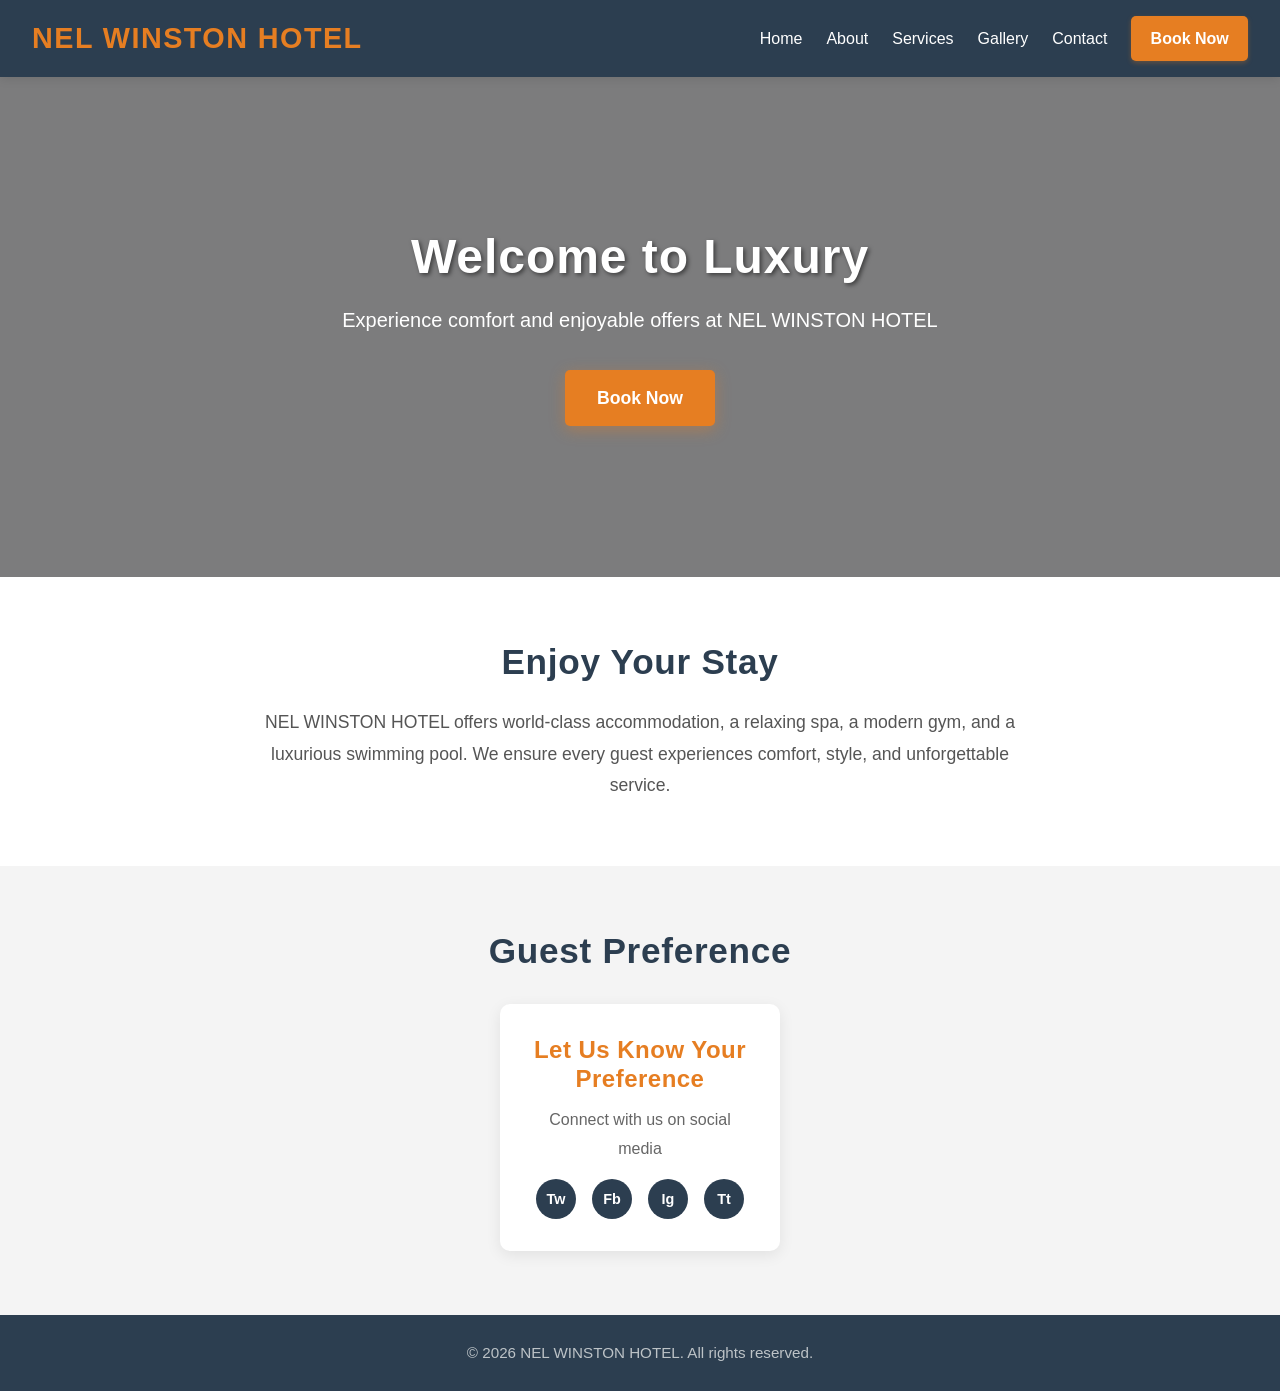
<file: Index.html>
<!DOCTYPE html>
<html lang="en">
<head>
    <meta charset="UTF-8">
    <meta name="viewport" content="width=device-width, initial-scale=1.0">
    <meta name="description" content="NEL WINSTON HOTEL - Experience luxury accommodation, spa, gym, and swimming pool. Book your stay today.">
    <title>NEL WINSTON HOTEL | Luxury Accommodation</title>
    <!-- External CSS Stylesheet - Part 2 Requirement -->
    <link rel="stylesheet" href="CSS/style.css">
</head>
<body>

    <!--background-->
   <title>Background Image Example</title>
    <style>
        /* Apply background to the whole page */
        body {
            /* Use relative path to your image */
            background-image: url("https://wallpaperaccess.com/full/2690984.jpg");
            background-size: cover;       /* Make image cover the whole area */
            background-repeat: no-repeat; /* Prevent tiling */
            background-position: center;  /* Center the image */
            margin: 0;
            height: 100vh; /* Full viewport height */
        }

    </style>

    <!-- Header -->
    <header>
        <h1>NEL WINSTON HOTEL</h1>
        <nav>
            <a href="index.html">Home</a>
            <a href="about.html">About</a>
            <a href="services.html">Services</a>
            <a href="gallery.html">Gallery</a>
            <a href="contact.html">Contact</a>
            <a href="booknow.html" class="book-now-btn">Book Now</a>
        </nav>
    </header>


    <!-- Hero Section -->
    <section class="hero">
        <div class="hero-content">
            <h2>Welcome to Luxury</h2>
            <p>Experience comfort and enjoyable offers at NEL WINSTON HOTEL</p>
            <a href="booknow.html" class="hero-btn">Book Now</a>
        </div>
    </section>

    <!-- About Section -->
    <section class="about">
        <h2>Enjoy Your Stay</h2>
        <p>NEL WINSTON HOTEL offers world-class accommodation, a relaxing spa, a modern gym, and a luxurious swimming pool. We ensure every guest experiences comfort, style, and unforgettable service.</p>
    </section>


    <!-- Guest Preference Section -->
    <section class="guest-preference">
        <h2>Guest Preference</h2>
        <div class="preference-container">
            <div class="preference-card">
                <h3>Let Us Know Your Preference</h3>
                <p>Connect with us on social media</p>
                <div class="social-links">
                    <a href="https://twitter.com/nelwinston" target="_blank" rel="noopener noreferrer" aria-label="Twitter">Tw</a>
                    <a href="https://facebook.com/nelwinston" target="_blank" rel="noopener noreferrer" aria-label="Facebook">Fb</a>
                    <a href="https://instagram.com/nelwinston" target="_blank" rel="noopener noreferrer" aria-label="Instagram">Ig</a>
                    <a href="https://tiktok.com/@nelwinston" target="_blank" rel="noopener noreferrer" aria-label="TikTok">Tt</a>
                </div>
            </div>
        </div>
    </section>

    <!-- Footer -->
    <footer>
        <p>&copy; 2026 NEL WINSTON HOTEL. All rights reserved.</p>
    </footer>

</body>
</html>
</file>
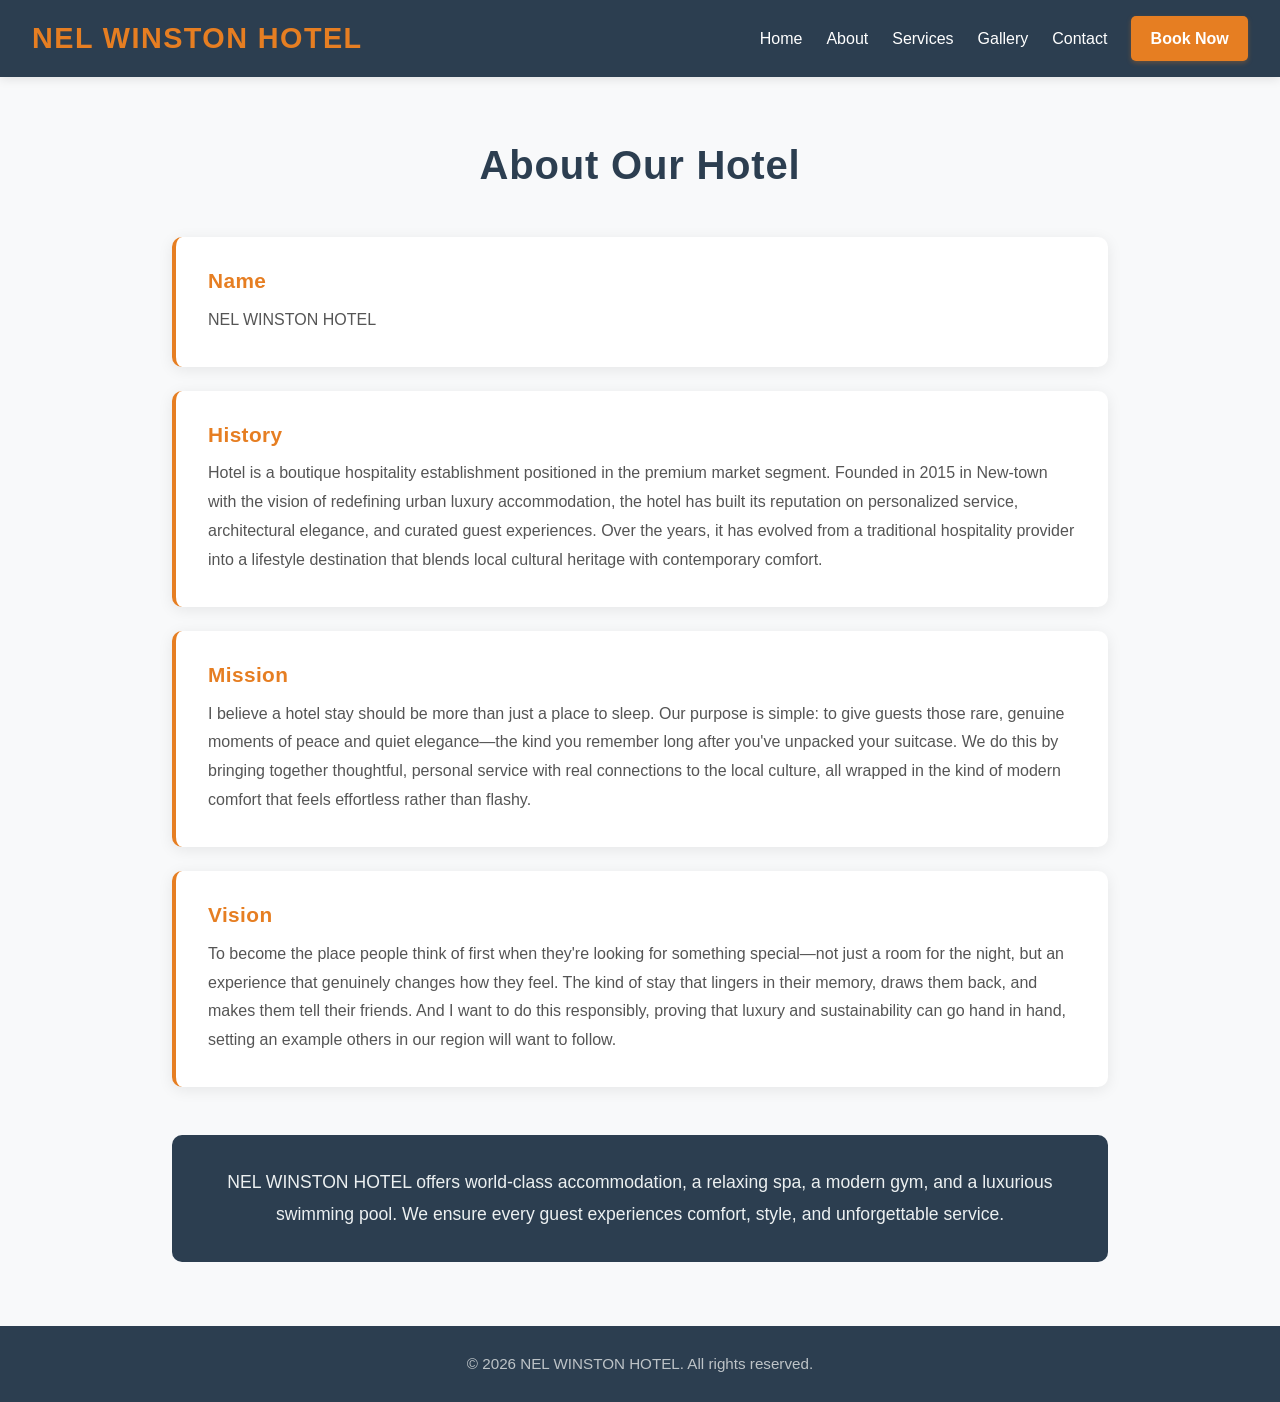
<file: About.html>
<!DOCTYPE html>
<html lang="en">
<head>
    <meta charset="UTF-8">
    <meta name="viewport" content="width=device-width, initial-scale=1.0">
    <meta name="description" content="About NEL WINSTON HOTEL - Our history, mission, and vision.">
    <title>About Us | NEL WINSTON HOTEL</title>
    <!-- External CSS Stylesheet - Part 2 Requirement -->
    <link rel="stylesheet" href="CSS/style.css">
</head>
<body>

    <!-- Header -->
    <header>
        <h1>NEL WINSTON HOTEL</h1>
        <nav>
            <a href="index.html">Home</a>
            <a href="about.html">About</a>
            <a href="services.html">Services</a>
            <a href="gallery.html">Gallery</a>
            <a href="contact.html">Contact</a>
            <a href="booknow.html" class="book-now-btn">Book Now</a>
        </nav>
    </header>

    <main>
        <!-- About Section -->
        <section class="about-page">
            <h2>About Our Hotel</h2>

            <div class="about-content">
                <div class="about-block">
                    <h3>Name</h3>
                    <p>NEL WINSTON HOTEL</p>
                </div>

                <div class="about-block">
                    <h3>History</h3>
                    <p>Hotel is a boutique hospitality establishment positioned in the premium market segment. Founded in 2015 in New-town with the vision of redefining urban luxury accommodation, the hotel has built its reputation on personalized service, architectural elegance, and curated guest experiences. Over the years, it has evolved from a traditional hospitality provider into a lifestyle destination that blends local cultural heritage with contemporary comfort.</p>
                </div>

                <div class="about-block">
                    <h3>Mission</h3>
                    <p>I believe a hotel stay should be more than just a place to sleep. Our purpose is simple: to give guests those rare, genuine moments of peace and quiet elegance—the kind you remember long after you've unpacked your suitcase. We do this by bringing together thoughtful, personal service with real connections to the local culture, all wrapped in the kind of modern comfort that feels effortless rather than flashy.</p>
                </div>

                <div class="about-block">
                    <h3>Vision</h3>
                    <p>To become the place people think of first when they're looking for something special—not just a room for the night, but an experience that genuinely changes how they feel. The kind of stay that lingers in their memory, draws them back, and makes them tell their friends. And I want to do this responsibly, proving that luxury and sustainability can go hand in hand, setting an example others in our region will want to follow.</p>
                </div>
            </div>

            <div class="about-summary">
                <p>NEL WINSTON HOTEL offers world-class accommodation, a relaxing spa, a modern gym, and a luxurious swimming pool. We ensure every guest experiences comfort, style, and unforgettable service.</p>
            </div>
        </section>
    </main>

    <!-- Footer -->
    <footer>
        <p>&copy; 2026 NEL WINSTON HOTEL. All rights reserved.</p>
    </footer>

</body>
</html>
</file>
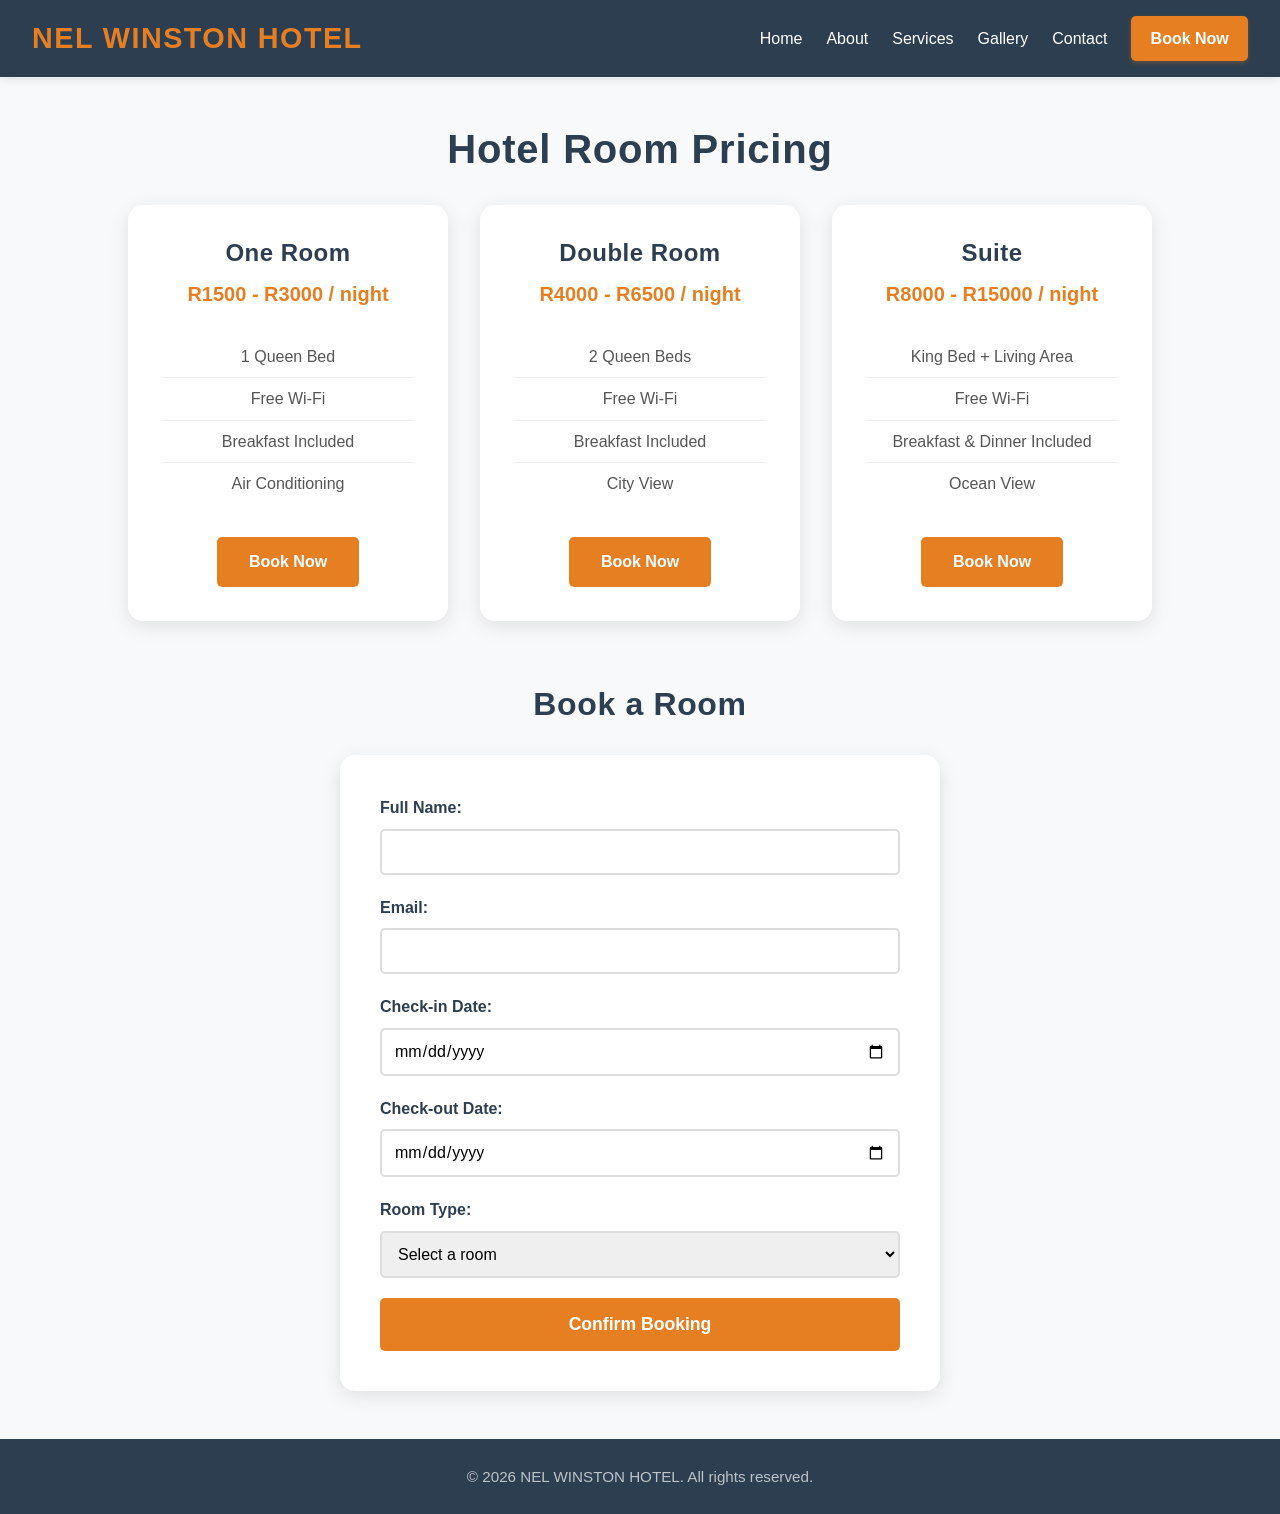
<file: Booknow.html>
<!DOCTYPE html>
<html lang="en">
<head>
    <meta charset="UTF-8">
    <meta name="viewport" content="width=device-width, initial-scale=1.0">
    <meta name="description" content="Book your stay at NEL WINSTON HOTEL - Room pricing and reservations.">
    <title>Book Now | NEL WINSTON HOTEL</title>
    <!-- External CSS Stylesheet - Part 2 Requirement -->
    <link rel="stylesheet" href="CSS/style.css">
</head>
<body>

    <!-- Header -->
    <header>
        <h1>NEL WINSTON HOTEL</h1>
        <nav>
            <a href="index.html">Home</a>
            <a href="about.html">About</a>
            <a href="services.html">Services</a>
            <a href="gallery.html">Gallery</a>
            <a href="contact.html">Contact</a>
            <a href="booknow.html" class="book-now-btn">Book Now</a>
        </nav>
    </header>

    <main>
        <section class="booking-page">
            <h1>Hotel Room Pricing</h1>

            <div class="pricing-table">
                <!-- One Room -->
                <div class="pricing-card">
                    <h2>One Room</h2>
                    <p class="price">R1500 - R3000 / night</p>
                    <ul class="features">
                        <li>1 Queen Bed</li>
                        <li>Free Wi-Fi</li>
                        <li>Breakfast Included</li>
                        <li>Air Conditioning</li>
                    </ul>
                    <a href="#booking-form" class="btn">Book Now</a>
                </div>

                <!-- Double Room -->
                <div class="pricing-card">
                    <h2>Double Room</h2>
                    <p class="price">R4000 - R6500 / night</p>
                    <ul class="features">
                        <li>2 Queen Beds</li>
                        <li>Free Wi-Fi</li>
                        <li>Breakfast Included</li>
                        <li>City View</li>
                    </ul>
                    <a href="#booking-form" class="btn">Book Now</a>
                </div>

                <!-- Suite -->
                <div class="pricing-card">
                    <h2>Suite</h2>
                    <p class="price">R8000 - R15000 / night</p>
                    <ul class="features">
                        <li>King Bed + Living Area</li>
                        <li>Free Wi-Fi</li>
                        <li>Breakfast & Dinner Included</li>
                        <li>Ocean View</li>
                    </ul>
                    <a href="#booking-form" class="btn">Book Now</a>
                </div>
            </div>

            <h2 id="booking-form">Book a Room</h2>

            <form class="booking-form" action="#" method="POST">
                <label for="full-name">Full Name:</label>
                <input type="text" id="full-name" name="full-name" required>

                <label for="email">Email:</label>
                <input type="email" id="email" name="email" required>

                <label for="check-in">Check-in Date:</label>
                <input type="date" id="check-in" name="check-in" required>

                <label for="check-out">Check-out Date:</label>
                <input type="date" id="check-out" name="check-out" required>

                <label for="room-type">Room Type:</label>
                <select id="room-type" name="room-type" required>
                    <option value="">Select a room</option>
                    <option value="single">Single Room</option>
                    <option value="double">Double Room</option>
                    <option value="suite">Suite</option>
                </select>

                <button type="submit">Confirm Booking</button>
            </form>
        </section>
    </main>

    <!-- Footer -->
    <footer>
        <p>&copy; 2026 NEL WINSTON HOTEL. All rights reserved.</p>
    </footer>

</body>
</html>
</file>
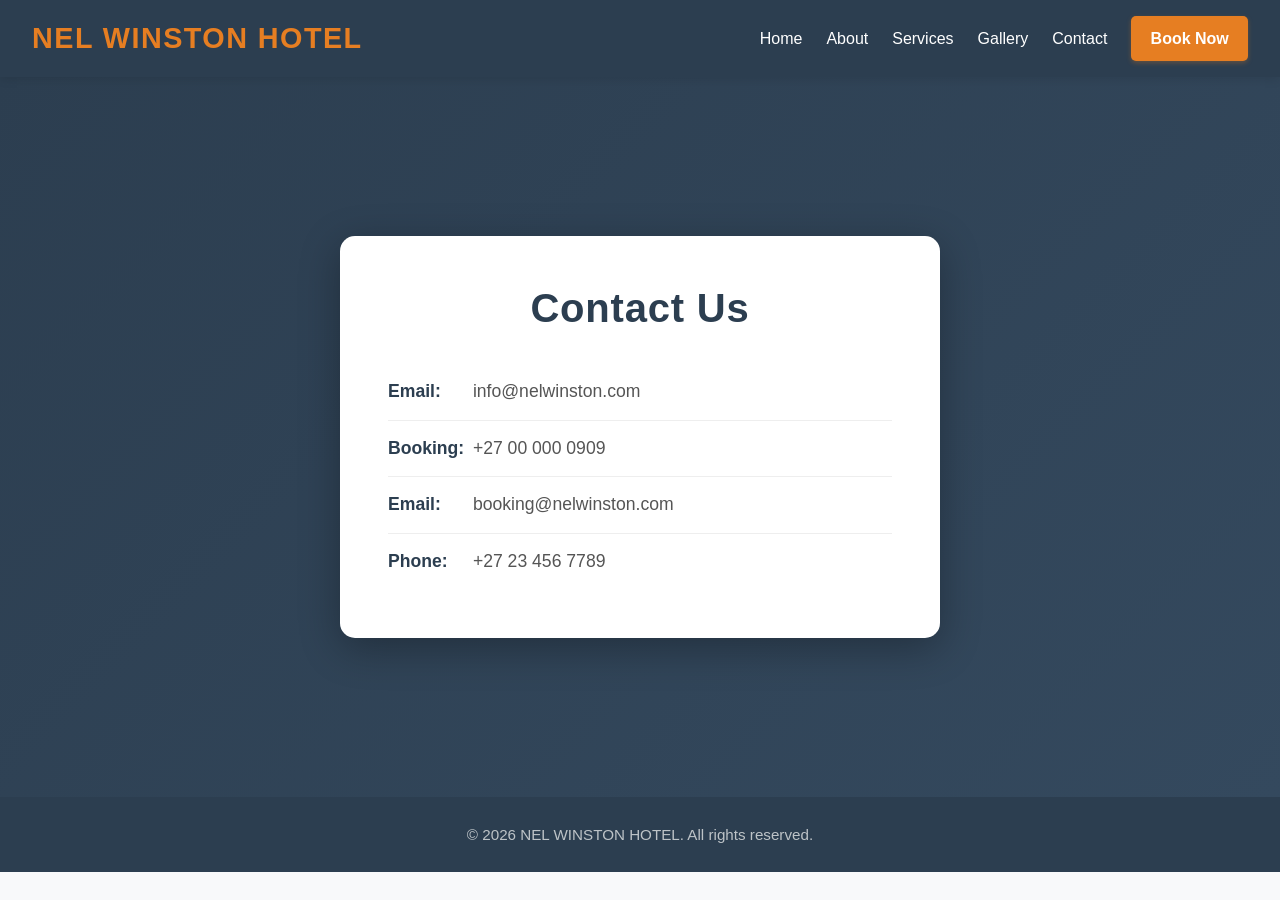
<file: Contact.html>
<!DOCTYPE html>
<html lang="en">
<head>
    <meta charset="UTF-8">
    <meta name="viewport" content="width=device-width, initial-scale=1.0">
    <meta name="description" content="Contact NEL WINSTON HOTEL - Email, phone, and booking information.">
    <title>Contact Us | NEL WINSTON HOTEL</title>
    <!-- External CSS Stylesheet - Part 2 Requirement -->
    <link rel="stylesheet" href="CSS/style.css">
</head>
<body>

    <!-- Header -->
    <header>
        <h1>NEL WINSTON HOTEL</h1>
        <nav>
            <a href="index.html">Home</a>
            <a href="about.html">About</a>
            <a href="services.html">Services</a>
            <a href="gallery.html">Gallery</a>
            <a href="contact.html">Contact</a>
            <a href="booknow.html" class="book-now-btn">Book Now</a>
        </nav>
    </header>

    <main>
        <section class="contact-page">
            <div class="contact-content">
                <h1>Contact Us</h1>
                <div class="contact-info">
                    <p><strong>Email:</strong> info@nelwinston.com</p>
                    <p><strong>Booking:</strong> +27 00 000 0909</p>
                    <p><strong>Email:</strong> booking@nelwinston.com</p>
                    <p><strong>Phone:</strong> +27 23 456 7789</p>
                </div>
            </div>
        </section>
    </main>

    <!-- Footer -->
    <footer>
        <p>&copy; 2026 NEL WINSTON HOTEL. All rights reserved.</p>
    </footer>

</body>
</html>
</file>
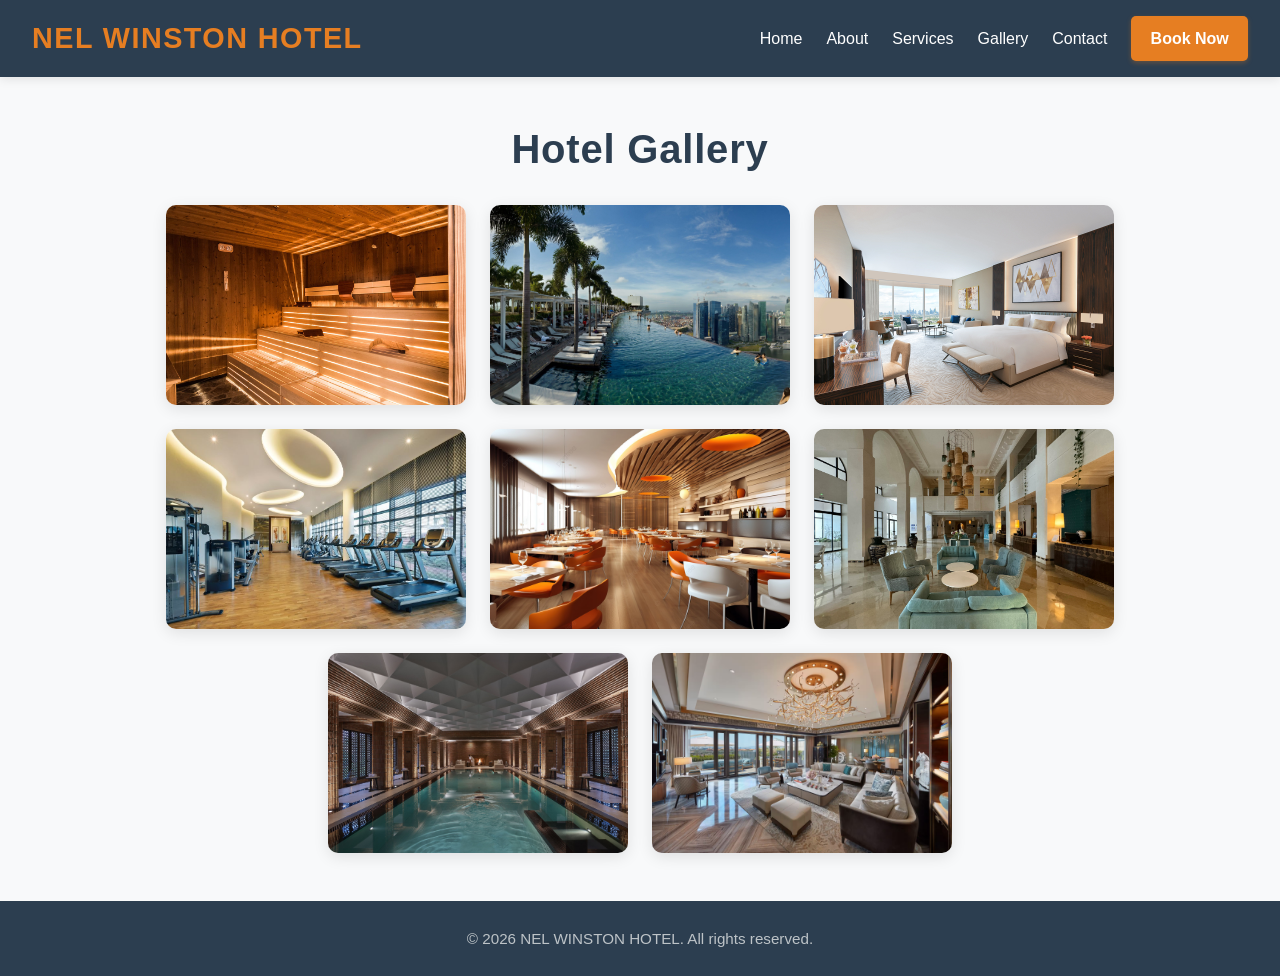
<file: Gallery.html>
<!DOCTYPE html>
<html lang="en">
<head>
    <meta charset="UTF-8">
    <meta name="viewport" content="width=device-width, initial-scale=1.0">
    <meta name="description" content="NEL WINSTON HOTEL Gallery - View our luxury rooms, pool, gym, and restaurant.">
    <title>Gallery | NEL WINSTON HOTEL</title>
    <!-- External CSS Stylesheet - Part 2 Requirement -->
    <link rel="stylesheet" href="CSS/style.css">
</head>
<body>

    <!-- Header -->
    <header>
        <h1>NEL WINSTON HOTEL</h1>
        <nav>
            <a href="index.html">Home</a>
            <a href="about.html">About</a>
            <a href="services.html">Services</a>
            <a href="gallery.html">Gallery</a>
            <a href="contact.html">Contact</a>
            <a href="booknow.html" class="book-now-btn">Book Now</a>
        </nav>
    </header>

    <main>
        <section class="gallery-page">
            <h1>Hotel Gallery</h1>

            <div class="gallery-grid">
                <img src="Images(Assets)/SAUNA introspectivedsgn-4062524.jpg" alt="Hotel Sauna" loading="lazy">
                <img src="Images(Assets)/PPPPPPfa6fdd7ba2729ae12120347e9d061a45.jpg" alt="Hotel Pool" loading="lazy">
                <img src="Images(Assets)/Sofitel-Dubai-Wafi-Luxury-Room-Bedroom-Skyline-View-Image1_WEB.jpg" alt="Luxury Room" loading="lazy">
                <img src="Images(Assets)/170526141641-worlds-best-hotel-gyms-marriott-abu-dhabi-al-forsan.jpg" alt="Hotel Gym" loading="lazy">
                <img src="Images(Assets)/pngtree-contemporary-dining-experience-3d-render-of-hotel-restaurant-interior-image_3904096.jpg" alt="Hotel Restaurant" loading="lazy">
                <img src="Images(Assets)/pexels-pete79-27548238.jpg" alt="Hotel Lobby" loading="lazy">
                <img src="Images(Assets)/R.jpg" alt="Hotel Spa" loading="lazy">
                <img src="Images(Assets)/dmo-Seven-suites-01-Beijing.avif" alt="Executive Suite" loading="lazy">
            </div>
        </section>
    </main>

    <!-- Footer -->
    <footer>
        <p>&copy; 2026 NEL WINSTON HOTEL. All rights reserved.</p>
    </footer>

</body>
</html>
</file>
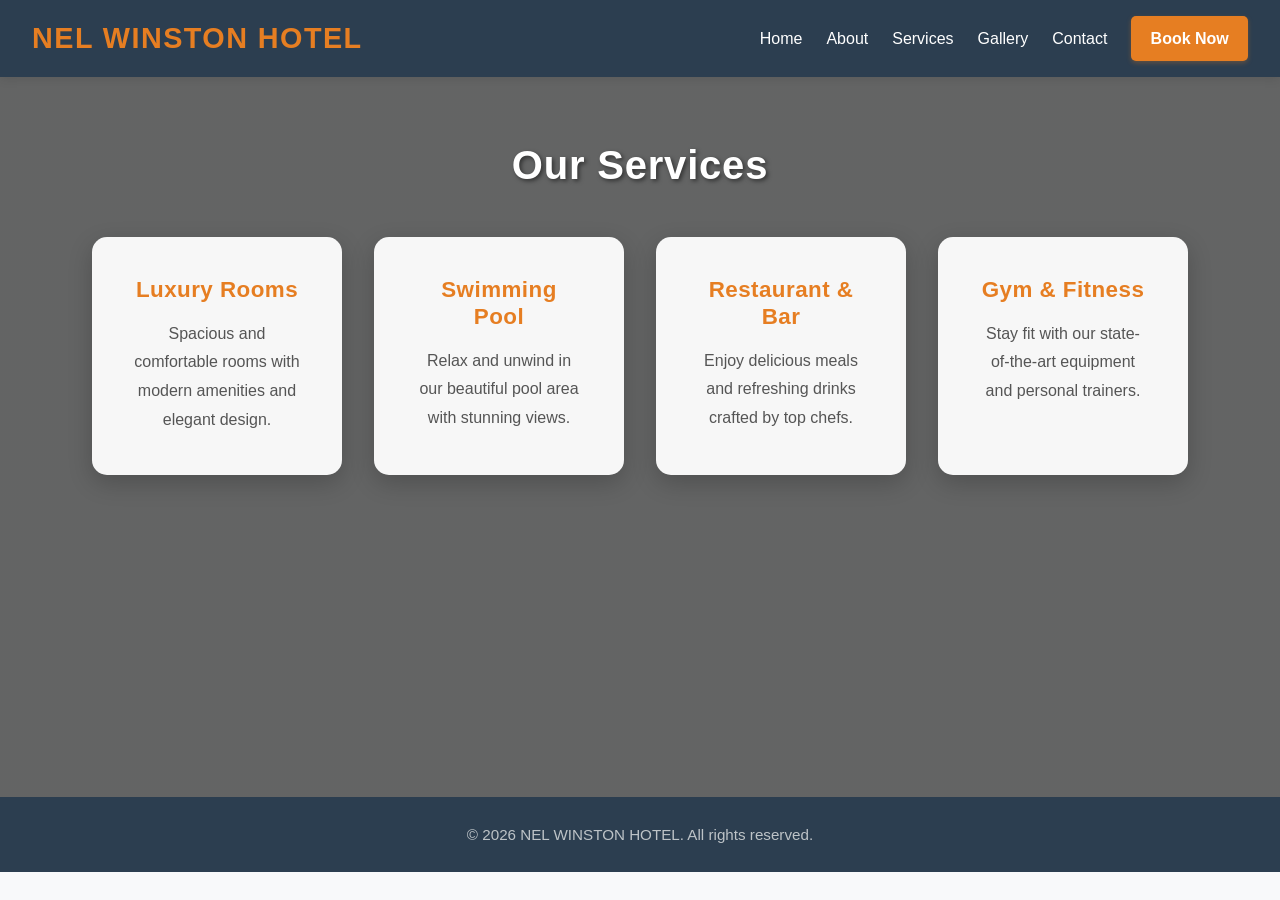
<file: services.html>
<!DOCTYPE html>
<html lang="en">
<head>
    <meta charset="UTF-8">
    <meta name="viewport" content="width=device-width, initial-scale=1.0">
    <meta name="description" content="NEL WINSTON HOTEL Services - Luxury rooms, spa, gym, pool, restaurant.">
    <title>Our Services | NEL WINSTON HOTEL</title>
    <!-- External CSS Stylesheet - Part 2 Requirement -->
    <link rel="stylesheet" href="CSS/style.css">
</head>
<body>

    <!-- Header -->
    <header>
        <h1>NEL WINSTON HOTEL</h1>
        <nav>
            <a href="index.html">Home</a>
            <a href="about.html">About</a>
            <a href="services.html">Services</a>
            <a href="gallery.html">Gallery</a>
            <a href="contact.html">Contact</a>
            <a href="booknow.html" class="book-now-btn">Book Now</a>
        </nav>
    </header>

    <main>
        <!-- Services Section -->
        <section class="services-page">
            <h2>Our Services</h2>
            <div class="services-container">
                <div class="service-card">
                    <h3>Luxury Rooms</h3>
                    <p>Spacious and comfortable rooms with modern amenities and elegant design.</p>
                </div>
                <div class="service-card">
                    <h3>Swimming Pool</h3>
                    <p>Relax and unwind in our beautiful pool area with stunning views.</p>
                </div>
                <div class="service-card">
                    <h3>Restaurant & Bar</h3>
                    <p>Enjoy delicious meals and refreshing drinks crafted by top chefs.</p>
                </div>
                <div class="service-card">
                    <h3>Gym & Fitness</h3>
                    <p>Stay fit with our state-of-the-art equipment and personal trainers.</p>
                </div>
            </div>
        </section>
    </main>

    <!-- Footer -->
    <footer>
        <p>&copy; 2026 NEL WINSTON HOTEL. All rights reserved.</p>
    </footer>

</body>
</html>
</file>
<file: CSS/style.css>
/* ============================================
   NEL WINSTON HOTEL - External Stylesheet
   Part 2: CSS Styling and Responsive Design
   ============================================ */

/* 2.2 CSS Reset & Base Styles */
*,
*::before,
*::after {
    margin: 0;
    padding: 0;
    box-sizing: border-box;
}

html {
    font-size: 16px;
    scroll-behavior: smooth;
}

body {
    font-family: 'Segoe UI', Tahoma, Geneva, Verdana, sans-serif;
    line-height: 1.6;
    color: #333;
    background-color: #f8f9fa;
}

/* 2.3 Typography Styles */
h1, h2, h3, h4, h5, h6 {
    font-weight: 700;
    line-height: 1.2;
    letter-spacing: 0.02em;
    margin-bottom: 1rem;
}

h1 {
    font-size: 2.5rem;
}

h2 {
    font-size: 2rem;
    color: #2c3e50;
}

h3 {
    font-size: 1.5rem;
    color: #34495e;
}

p {
    font-size: 1rem;
    line-height: 1.8;
    margin-bottom: 1rem;
}

a {
    text-decoration: none;
    color: inherit;
    transition: color 0.3s ease;
}

/* 2.4 Layout Structure - Header */
header {
    background-color: #2c3e50;
    color: white;
    padding: 1rem 2rem;
    display: flex;
    justify-content: space-between;
    align-items: center;
    position: sticky;
    top: 0;
    z-index: 1000;
    box-shadow: 0 2px 10px rgba(0, 0, 0, 0.1);
}

header h1 {
    font-size: 1.8rem;
    margin: 0;
    color: #e67e22;
    letter-spacing: 0.05em;
}

/* Navigation */
nav {
    display: flex;
    align-items: center;
    gap: 1.5rem;
}

nav a {
    color: white;
    font-size: 1rem;
    font-weight: 500;
    padding: 0.5rem 0;
    position: relative;
    transition: color 0.3s ease;
}

/* 2.5 Visual Styles  */
nav a::after {
    content: '';
    position: absolute;
    bottom: 0;
    left: 0;
    width: 0;
    height: 2px;
    background-color: #e67e22;
    transition: width 0.3s ease;
}

nav a:hover,
nav a:focus {
    color: #e67e22;
    outline: none;
}

nav a:hover::after,
nav a:focus::after {
    width: 100%;
}

nav a:active {
    color: #d35400;
}

/* Book Now Button */
.book-now-btn {
    background-color: #e67e22;
    color: white;
    padding: 0.6rem 1.2rem;
    border-radius: 5px;
    font-weight: 600;
    transition: all 0.3s ease;
    box-shadow: 0 2px 5px rgba(230, 126, 34, 0.3);
}

.book-now-btn:hover,
.book-now-btn:focus {
    background-color: #d35400;
    transform: translateY(-2px);
    box-shadow: 0 4px 12px rgba(230, 126, 34, 0.4);
    outline: none;
}

.book-now-btn:active {
    transform: translateY(0);
    box-shadow: 0 2px 5px rgba(230, 126, 34, 0.3);
}

/* Hero Section */
.hero {
    background: linear-gradient(rgba(0, 0, 0, 0.5), rgba(0, 0, 0, 0.5)), 
                url('https://images.unsplash.com/photo-1501117716987-c8e1ecb2102b?auto=format&fit=crop&w=1920&q=80') no-repeat center/cover;
    height: 500px;
    display: flex;
    align-items: center;
    justify-content: center;
    color: white;
    text-align: center;
    position: relative;
}

.hero-content h2 {
    font-size: 3rem;
    margin-bottom: 1rem;
    color: white;
    text-shadow: 2px 2px 4px rgba(0, 0, 0, 0.5);
}

.hero-content p {
    font-size: 1.25rem;
    margin-bottom: 2rem;
    max-width: 600px;
    margin-left: auto;
    margin-right: auto;
}

.hero-btn {
    display: inline-block;
    padding: 0.875rem 2rem;
    background-color: #e67e22;
    color: white;
    font-size: 1.1rem;
    font-weight: 600;
    border-radius: 5px;
    transition: all 0.3s ease;
    box-shadow: 0 4px 15px rgba(230, 126, 34, 0.4);
}

.hero-btn:hover,
.hero-btn:focus {
    background-color: #d35400;
    transform: translateY(-3px);
    box-shadow: 0 6px 20px rgba(230, 126, 34, 0.5);
    outline: none;
}

.hero-btn:active {
    transform: translateY(-1px);
}

/* About Section */
.about {
    padding: 4rem 2rem;
    text-align: center;
    background-color: white;
}

.about h2 {
    font-size: 2.2rem;
    margin-bottom: 1.5rem;
    color: #2c3e50;
}

.about p {
    max-width: 800px;
    margin: 0 auto;
    color: #555;
    font-size: 1.1rem;
}

/* Guest Preference Section */
.guest-preference {
    background-color: #f4f4f4;
    padding: 4rem 2rem;
    text-align: center;
}

.guest-preference h2 {
    font-size: 2.2rem;
    margin-bottom: 2rem;
    color: #2c3e50;
}

.preference-container {
    display: flex;
    justify-content: center;
    flex-wrap: wrap;
    gap: 2rem;
    max-width: 1200px;
    margin: 0 auto;
}

.preference-card {
    background-color: white;
    padding: 2rem;
    border-radius: 10px;
    width: 280px;
    box-shadow: 0 4px 15px rgba(0, 0, 0, 0.08);
    transition: transform 0.3s ease, box-shadow 0.3s ease;
}

.preference-card:hover {
    transform: translateY(-5px);
    box-shadow: 0 8px 25px rgba(0, 0, 0, 0.12);
}

.preference-card h3 {
    color: #e67e22;
    margin-bottom: 0.75rem;
}

.preference-card p {
    color: #666;
    margin-bottom: 0;
}

.social-links {
    display: flex;
    justify-content: center;
    gap: 1rem;
    margin-top: 1rem;
}

.social-links a {
    display: inline-flex;
    align-items: center;
    justify-content: center;
    width: 40px;
    height: 40px;
    background-color: #2c3e50;
    color: white;
    border-radius: 50%;
    font-size: 0.9rem;
    font-weight: 600;
    transition: all 0.3s ease;
}

.social-links a:hover,
.social-links a:focus {
    background-color: #e67e22;
    transform: scale(1.1);
    outline: none;
}

/* Footer */
footer {
    background-color: #2c3e50;
    color: white;
    text-align: center;
    padding: 1.5rem;
}

footer p {
    margin: 0;
    font-size: 0.95rem;
    color: #bdc3c7;
}

/*
   3. RESPONSIVE DESIGN - Media Queries
 
/* 3.1 Breakpoints */

/* Tablet (768px - 1024px) */
@media screen and (max-width: 1024px) {
    header {
        padding: 1rem;
    }

    header h1 {
        font-size: 1.5rem;
    }

    nav {
        gap: 1rem;
    }

    .hero {
        height: 400px;
    }

    .hero-content h2 {
        font-size: 2.5rem;
    }
}

/* Mobile (up to 768px) */
@media screen and (max-width: 768px) {
    header {
        flex-direction: column;
        padding: 1rem;
        gap: 1rem;
    }

    header h1 {
        font-size: 1.5rem;
    }

    nav {
        flex-wrap: wrap;
        justify-content: center;
        gap: 0.75rem;
    }

    nav a {
        font-size: 0.9rem;
    }

    .book-now-btn {
        padding: 0.5rem 1rem;
        font-size: 0.9rem;
    }

    .hero {
        height: 350px;
        padding: 0 1rem;
    }

    .hero-content h2 {
        font-size: 2rem;
    }

    .hero-content p {
        font-size: 1rem;
    }

    .about,
    .guest-preference {
        padding: 3rem 1.5rem;
    }

    .about h2,
    .guest-preference h2 {
        font-size: 1.8rem;
    }

    .preference-container {
        flex-direction: column;
        align-items: center;
    }

    .preference-card {
        width: 100%;
        max-width: 350px;
    }
}

/* Small Mobile (up to 480px) */
@media screen and (max-width: 480px) {
    html {
        font-size: 14px;
    }

    header h1 {
        font-size: 1.3rem;
    }

    nav {
        gap: 0.5rem;
    }

    nav a {
        font-size: 0.85rem;
        padding: 0.3rem 0;
    }

    .hero {
        height: 300px;
    }

    .hero-content h2 {
        font-size: 1.6rem;
    }

    .hero-btn {
        padding: 0.75rem 1.5rem;
        font-size: 1rem;
    }

    .about h2,
    .guest-preference h2 {
        font-size: 1.5rem;
    }

    .preference-card {
        padding: 1.5rem;
    }
}

/* 3.2 Relative Units - Using rem, em, and % throughout */
/* All font sizes use rem, spacing uses rem, widths use % where appropriate */

/* 3.3 Responsive Images */
img {
    max-width: 100%;
    height: auto;
    display: block;
}

/* Accessibility - Focus styles */
a:focus-visible,
button:focus-visible {
    outline: 3px solid #e67e22;
    outline-offset: 2px;
}

/* Print styles */
@media print {
    header,
    footer,
    .hero-btn,
    .book-now-btn {
        display: none;
    }

    body {
        background: white;
        color: black;
    }
}


/*  ADDITIONAL PAGE STYLES*/

/* --- Book Now Page --- */
.booking-page {
    padding: 3rem 2rem;
    max-width: 1200px;
    margin: 0 auto;
}

.booking-page h1,
.booking-page h2 {
    text-align: center;
    color: #2c3e50;
    margin-bottom: 2rem;
}

.pricing-table {
    display: flex;
    justify-content: center;
    flex-wrap: wrap;
    gap: 2rem;
    margin-bottom: 4rem;
}

.pricing-card {
    background-color: white;
    border-radius: 15px;
    padding: 2rem;
    width: 100%;
    max-width: 320px;
    box-shadow: 0 5px 20px rgba(0, 0, 0, 0.1);
    text-align: center;
    transition: transform 0.3s ease, box-shadow 0.3s ease;
    border: 2px solid transparent;
}

.pricing-card:hover {
    transform: translateY(-10px);
    box-shadow: 0 15px 40px rgba(0, 0, 0, 0.15);
    border-color: #e67e22;
}

.pricing-card h2 {
    color: #2c3e50;
    font-size: 1.5rem;
    margin-bottom: 0.5rem;
}

.price {
    font-size: 1.25rem;
    color: #e67e22;
    font-weight: 700;
    margin-bottom: 1.5rem;
}

.features {
    list-style: none;
    padding: 0;
    margin-bottom: 2rem;
}

.features li {
    padding: 0.5rem 0;
    border-bottom: 1px solid #eee;
    color: #555;
}

.features li:last-child {
    border-bottom: none;
}

.btn {
    display: inline-block;
    padding: 0.75rem 2rem;
    background-color: #e67e22;
    color: white;
    border-radius: 5px;
    font-weight: 600;
    transition: all 0.3s ease;
}

.btn:hover,
.btn:focus {
    background-color: #d35400;
    transform: scale(1.05);
    outline: none;
}


/* Booking Form */
.booking-form {
    max-width: 600px;
    margin: 0 auto;
    background-color: white;
    padding: 2.5rem;
    border-radius: 15px;
    box-shadow: 0 5px 20px rgba(0, 0, 0, 0.1);
}

.booking-form label {
    display: block;
    margin-bottom: 0.5rem;
    font-weight: 600;
    color: #2c3e50;
}

.booking-form input,
.booking-form select {
    width: 100%;
    padding: 0.75rem;
    margin-bottom: 1.25rem;
    border: 2px solid #ddd;
    border-radius: 5px;
    font-size: 1rem;
    font-family: inherit;
    transition: border-color 0.3s ease;
}

.booking-form input:focus,
.booking-form select:focus {
    border-color: #e67e22;
    outline: none;
}

.booking-form button {
    width: 100%;
    padding: 1rem;
    background-color: #e67e22;
    color: white;
    border: none;
    border-radius: 5px;
    font-size: 1.1rem;
    font-weight: 600;
    cursor: pointer;
    transition: all 0.3s ease;
}
 
.booking-form button:hover,
.booking-form button:focus {
    background-color: #d35400;
    transform: translateY(-2px);
    box-shadow: 0 5px 15px rgba(230, 126, 34, 0.4);
}

/* --- Services Page --- */
.services-page {
    padding: 4rem 2rem;
    text-align: center;
    background: linear-gradient(rgba(0, 0, 0, 0.6), rgba(0, 0, 0, 0.6)), 
                url('https://wallpaperaccess.com/full/2690984.jpg') no-repeat center/cover fixed;
    min-height: 80vh;
}

.services-page h2 {
    color: white;
    font-size: 2.5rem;
    margin-bottom: 3rem;
    text-shadow: 2px 2px 4px rgba(0, 0, 0, 0.5);
}

.services-container {
    display: flex;
    justify-content: center;
    flex-wrap: wrap;
    gap: 2rem;
    max-width: 1200px;
    margin: 0 auto;
}

.service-card {
    background-color: rgba(255, 255, 255, 0.95);
    padding: 2.5rem;
    border-radius: 15px;
    width: 250px;
    box-shadow: 0 8px 25px rgba(0, 0, 0, 0.2);
    transition: transform 0.3s ease;
}

.service-card:hover {
    transform: translateY(-10px);
}

.service-card h3 {
    color: #e67e22;
    font-size: 1.4rem;
    margin-bottom: 1rem;
}

.service-card p {
    color: #555;
    margin-bottom: 0;
}

/* --- Gallery Page --- */
.gallery-page {
    padding: 3rem 2rem;
    text-align: center;
    background-color: #f8f9fa;
}

.gallery-page h1 {
    color: #2c3e50;
    margin-bottom: 2rem;
    font-size: 2.5rem;
}

.gallery-grid {
    display: flex;
    flex-wrap: wrap;
    justify-content: center;
    gap: 1.5rem;
    max-width: 1400px;
    margin: 0 auto;
}

.gallery-grid img {
    width: 300px;
    height: 200px;
    object-fit: cover;
    border-radius: 10px;
    box-shadow: 0 4px 15px rgba(0, 0, 0, 0.1);
    transition: transform 0.3s ease, box-shadow 0.3s ease;
    cursor: pointer;
}

.gallery-grid img:hover,
.gallery-grid img:focus {
    transform: scale(1.05);
    box-shadow: 0 8px 25px rgba(0, 0, 0, 0.2);
}

/* --- Contact Page --- */
.contact-page {
    padding: 4rem 2rem;
    text-align: center;
    background: linear-gradient(135deg, #2c3e50 0%, #34495e 100%);
    min-height: 80vh;
    display: flex;
    align-items: center;
    justify-content: center;
}

.contact-content {
    background-color: white;
    padding: 3rem;
    border-radius: 15px;
    box-shadow: 0 10px 40px rgba(0, 0, 0, 0.3);
    max-width: 600px;
    width: 100%;
}

.contact-content h1 {
    color: #2c3e50;
    font-size: 2.5rem;
    margin-bottom: 2rem;
}

.contact-info {
    text-align: left;
    margin-top: 1.5rem;
}

.contact-info p {
    font-size: 1.1rem;
    padding: 0.75rem 0;
    border-bottom: 1px solid #eee;
    color: #555;
    margin-bottom: 0;
}

.contact-info p:last-child {
    border-bottom: none;
}

.contact-info strong {
    color: #2c3e50;
    display: inline-block;
    width: 80px;
}

/* --- About Page Specific --- */
.about-page {
    padding: 4rem 2rem;
    max-width: 1000px;
    margin: 0 auto;
    text-align: center;
}

.about-page h2 {
    font-size: 2.5rem;
    color: #2c3e50;
    margin-bottom: 3rem;
}

.about-content {
    text-align: left;
    margin-bottom: 3rem;
}

.about-block {
    background-color: rgb(255, 255, 255);
    padding: 2rem;
    margin-bottom: 1.5rem;
    border-radius: 10px;
    box-shadow: 0 3px 15px rgba(0, 0, 0, 0.08);
    border-left: 4px solid #e67e22;
}

.about-block h3 {
    color: #e67e22;
    font-size: 1.3rem;
    margin-bottom: 0.75rem;
}

.about-block p {
    color: #555;
    margin-bottom: 0;
    line-height: 1.8;
}

.about-summary {
    background-color: #2c3e50;
    color: white;
    padding: 2rem;
    border-radius: 10px;
    margin-top: 2rem;
}

.about-summary p {
    color: #ecf0f1;
    margin-bottom: 0;
    font-size: 1.1rem;
}

/* RESPONSIVE Adjustments For New Pages */

@media screen and (max-width: 768px) {
    .pricing-table {
        flex-direction: column;
        align-items: center;
    }

    .pricing-card {
        max-width: 100%;
    }

    .services-container {
        flex-direction: column;
        align-items: center;
    }

    .service-card {
        width: 100%;
        max-width: 350px;
    }

    .gallery-grid img {
        width: 100%;
        max-width: 350px;
        height: auto;
    }

    .contact-content {
        padding: 2rem 1.5rem;
    }

    .about-page {
        padding: 2rem 1rem;
    }

    .booking-form {
        padding: 1.5rem;
    }
}

@media screen and (max-width: 480px) {
    .services-page h2,
    .gallery-page h1,
    .contact-content h1,
    .about-page h2 {
        font-size: 1.8rem;
    }

    .service-card,
    .pricing-card {
        padding: 1.5rem;
    }

    .contact-content {
        padding: 1.5rem 1rem;
    }
}
</file>
